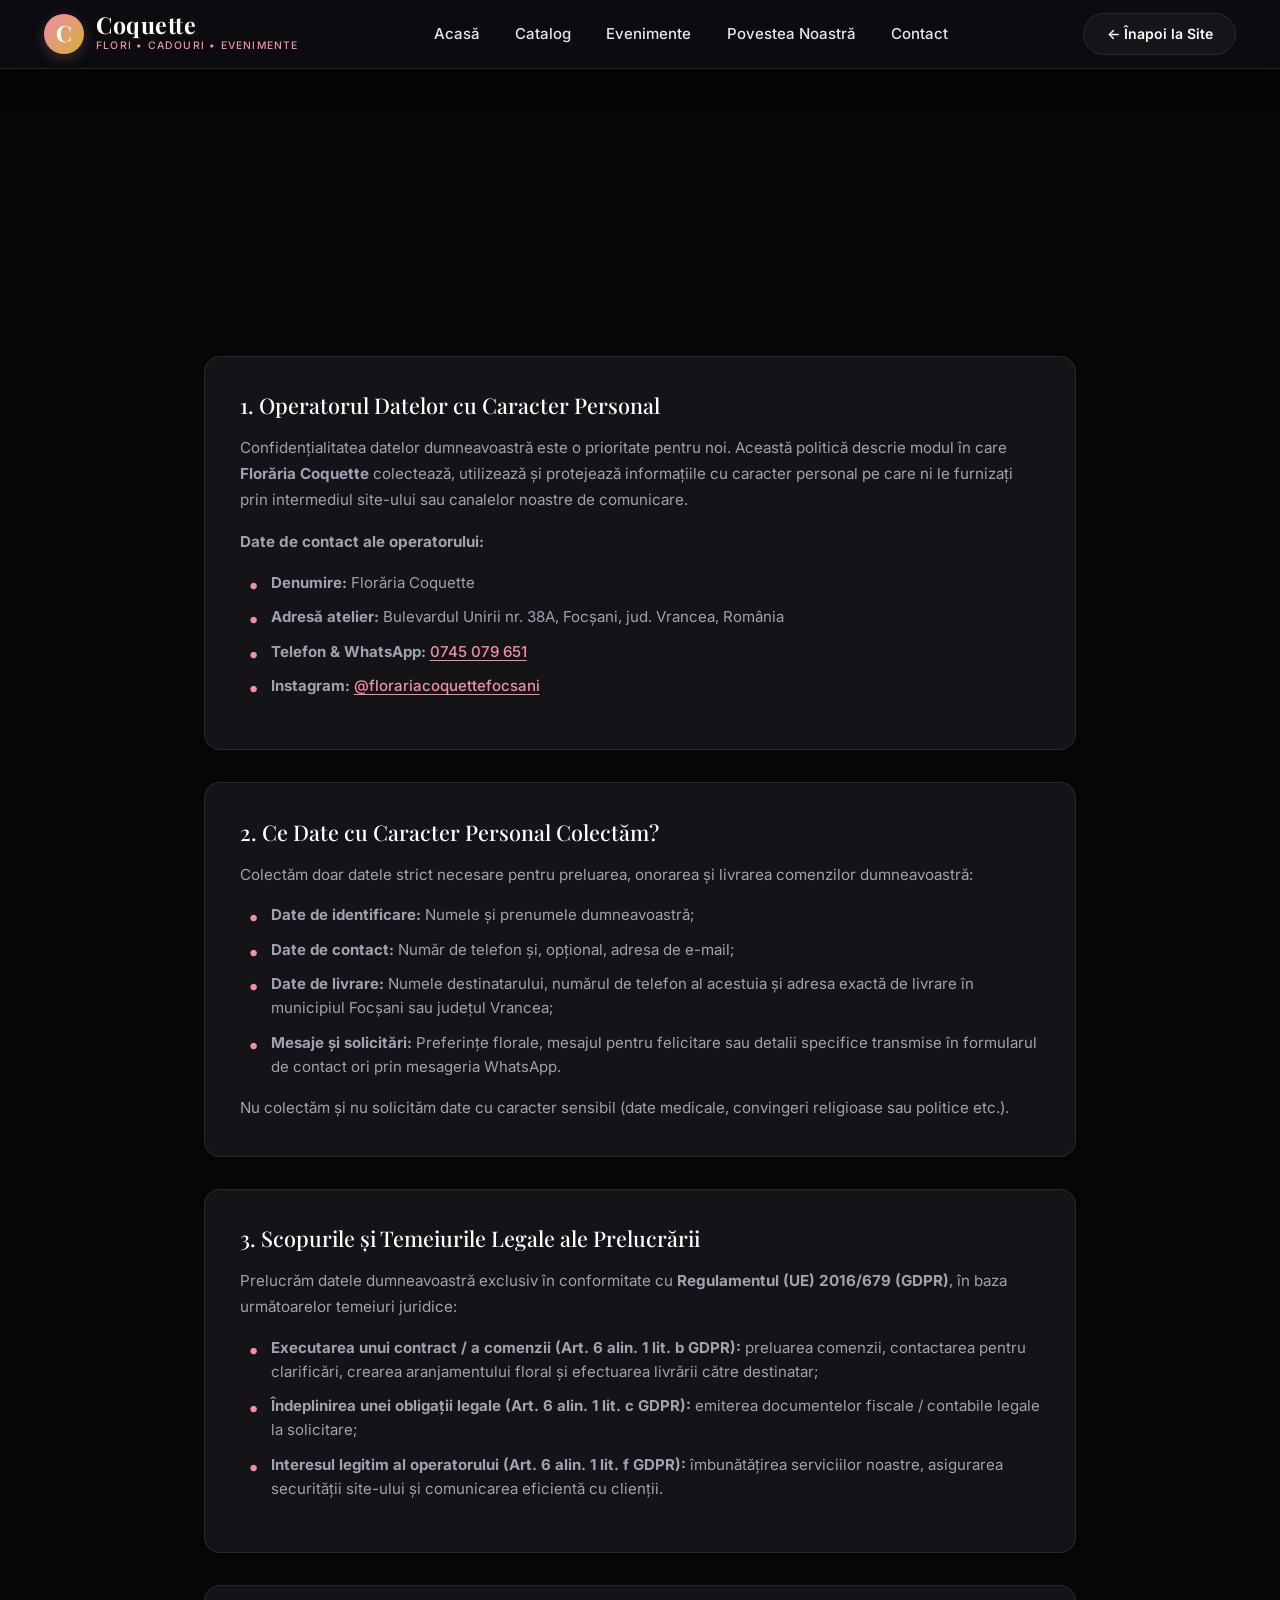
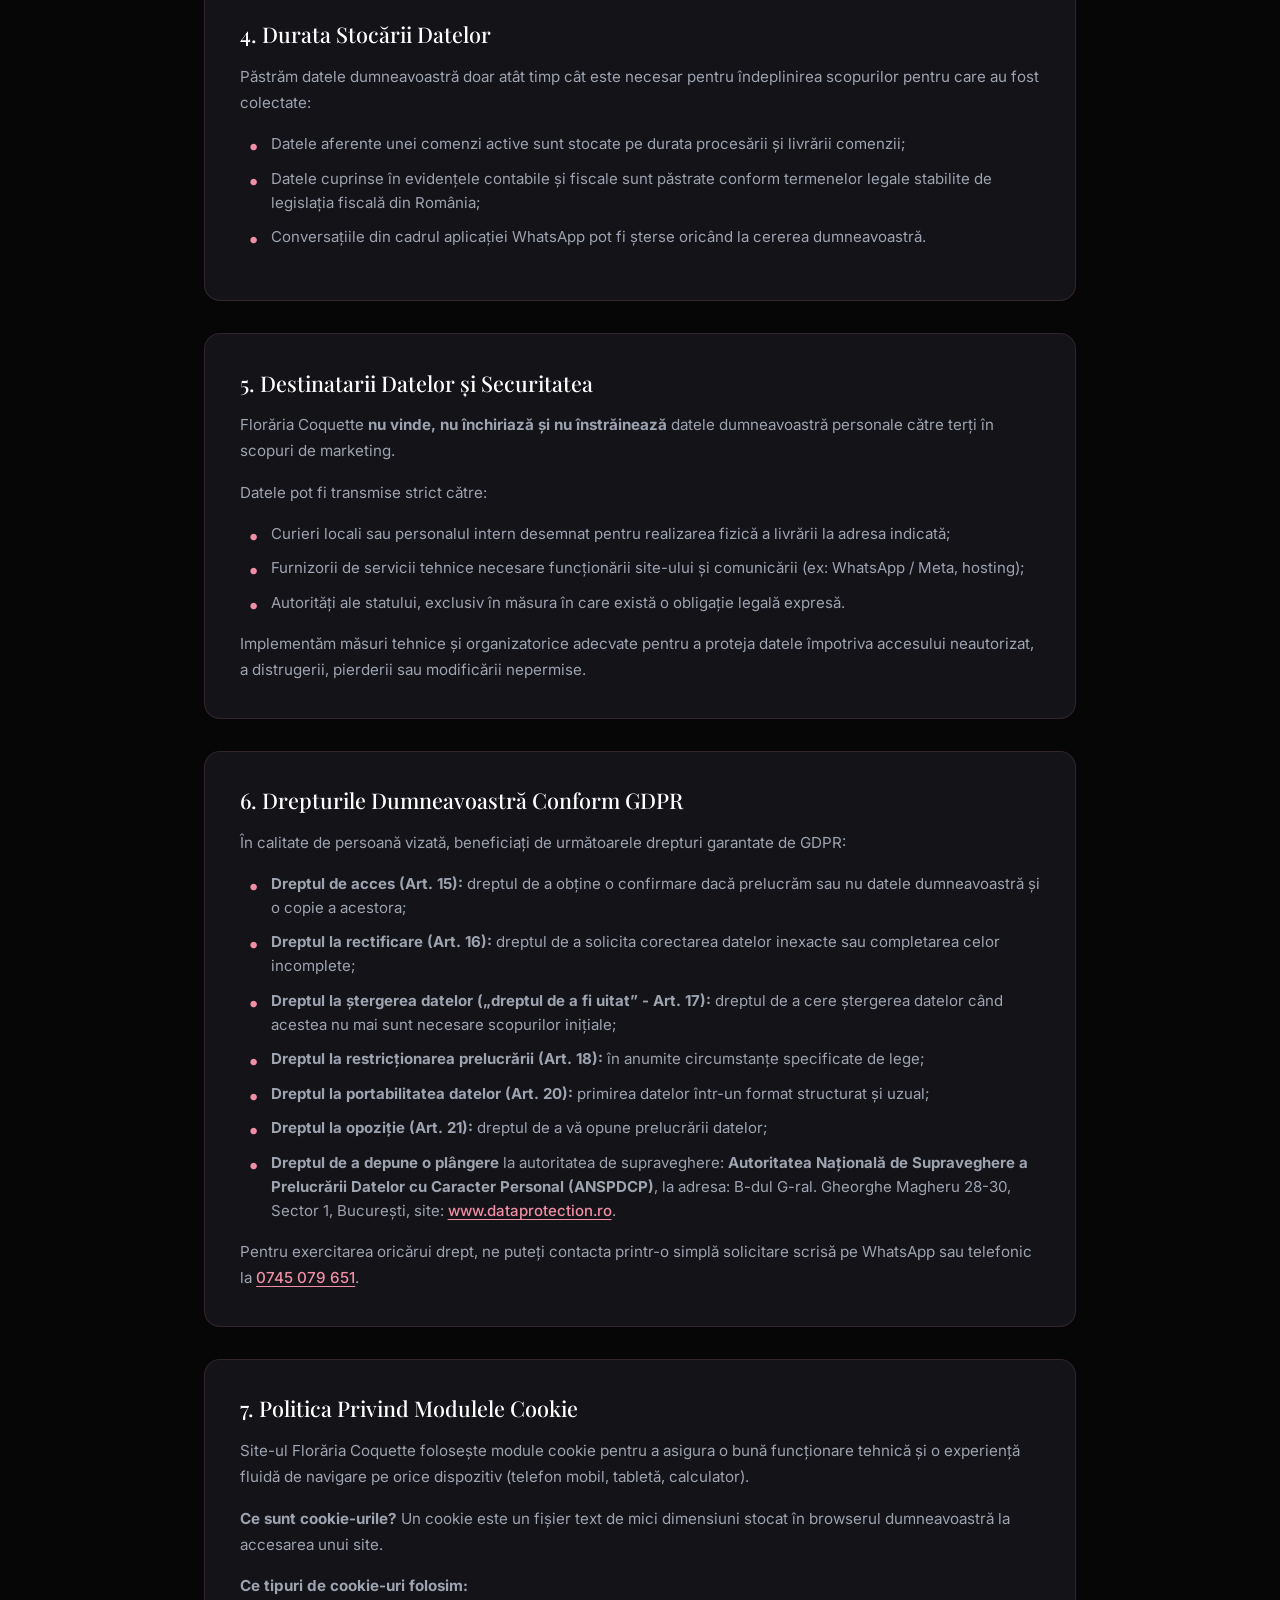
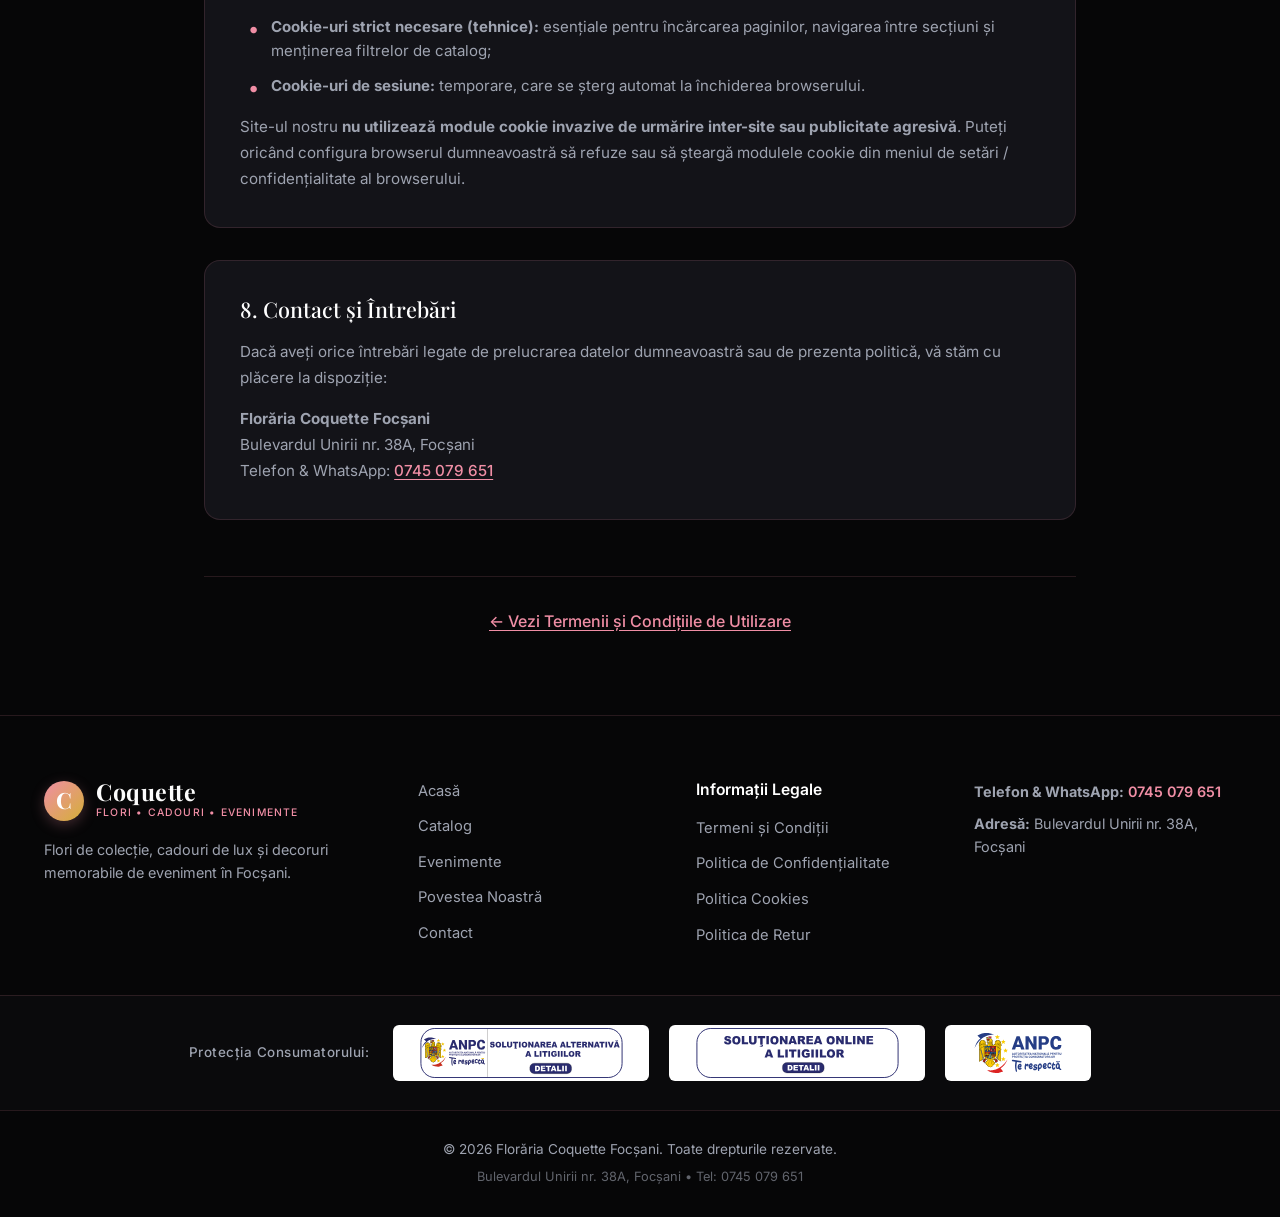
<file: politica-de-confidentialitate.html>
<!DOCTYPE html>
<html lang="ro">

<head>
    <meta charset="UTF-8">
    <meta name="viewport" content="width=device-width, initial-scale=1.0">
    <meta name="description"
        content="Politica de Confidențialitate și Prelucrare a Datelor Personale (GDPR) și Politica de Cookies - Florăria Coquette Focșani, Bulevardul Unirii nr. 38A.">
    <title>Politica de Confidențialitate & Cookies | Florăria Coquette Focșani</title>
    <link rel="stylesheet" href="style.css">
    <link rel="preconnect" href="https://fonts.googleapis.com">
    <link rel="preconnect" href="https://fonts.gstatic.com" crossorigin>
    <link
        href="https://fonts.googleapis.com/css2?family=Playfair+Display:ital,wght@0,400;0,500;0,600;0,700;1,400&family=Inter:wght@300;400;500;600;700&display=swap"
        rel="stylesheet">
</head>

<body>
    <!-- Navigation -->
    <nav class="navbar scrolled" id="navbar">
        <div class="nav-container">
            <a href="index.html" class="logo">
                <div class="logo-icon">C</div>
                <div class="logo-text">
                    <span class="logo-main">Coquette</span>
                    <span class="logo-sub">Flori • Cadouri • Evenimente</span>
                </div>
            </a>
            <div class="nav-links">
                <a href="index.html#home">Acasă</a>
                <a href="index.html#catalog">Catalog</a>
                <a href="index.html#evenimente">Evenimente</a>
                <a href="index.html#about">Povestea Noastră</a>
                <a href="index.html#contact">Contact</a>
            </div>
            <a href="index.html" class="cta-button secondary legal-back-btn">← Înapoi la Site</a>
        </div>
    </nav>

    <main class="legal-page">
        <div class="section-container legal-container">
            <div class="legal-header fade-in">
                <span class="subtitle">Protecția Datelor & GDPR</span>
                <h1>Politica de Confidențialitate & Cookies</h1>
                <p class="legal-updated">Ultima actualizare: Octombrie 2026 • În conformitate cu Regulamentul (UE)
                    2016/679 (GDPR)</p>
            </div>

            <div class="legal-content">
                <section class="legal-block">
                    <h2>1. Operatorul Datelor cu Caracter Personal</h2>
                    <p>Confidențialitatea datelor dumneavoastră este o prioritate pentru noi. Această politică descrie modul
                        în care <strong>Florăria Coquette</strong> colectează, utilizează și protejează informațiile cu
                        caracter personal pe care ni le furnizați prin intermediul site-ului sau canalelor noastre de
                        comunicare.</p>
                    <p><strong>Date de contact ale operatorului:</strong></p>
                    <ul class="legal-list">
                        <li><strong>Denumire:</strong> Florăria Coquette</li>
                        <li><strong>Adresă atelier:</strong> Bulevardul Unirii nr. 38A, Focșani, jud. Vrancea, România
                        </li>
                        <li><strong>Telefon & WhatsApp:</strong> <a href="tel:0745079651" class="legal-link">0745 079
                                651</a></li>
                        <li><strong>Instagram:</strong> <a href="https://instagram.com/florariacoquettefocsani"
                                target="_blank" class="legal-link">@florariacoquettefocsani</a></li>
                    </ul>
                </section>

                <section class="legal-block">
                    <h2>2. Ce Date cu Caracter Personal Colectăm?</h2>
                    <p>Colectăm doar datele strict necesare pentru preluarea, onorarea și livrarea comenzilor dumneavoastră:</p>
                    <ul class="legal-list">
                        <li><strong>Date de identificare:</strong> Numele și prenumele dumneavoastră;</li>
                        <li><strong>Date de contact:</strong> Număr de telefon și, opțional, adresa de e-mail;</li>
                        <li><strong>Date de livrare:</strong> Numele destinatarului, numărul de telefon al acestuia și
                            adresa exactă de livrare în municipiul Focșani sau județul Vrancea;</li>
                        <li><strong>Mesaje și solicitări:</strong> Preferințe florale, mesajul pentru felicitare sau
                            detalii specifice transmise în formularul de contact ori prin mesageria WhatsApp.</li>
                    </ul>
                    <p>Nu colectăm și nu solicităm date cu caracter sensibil (date medicale, convingeri religioase sau
                        politice etc.).</p>
                </section>

                <section class="legal-block">
                    <h2>3. Scopurile și Temeiurile Legale ale Prelucrării</h2>
                    <p>Prelucrăm datele dumneavoastră exclusiv în conformitate cu <strong>Regulamentul (UE) 2016/679
                            (GDPR)</strong>, în baza următoarelor temeiuri juridice:</p>
                    <ul class="legal-list">
                        <li><strong>Executarea unui contract / a comenzii (Art. 6 alin. 1 lit. b GDPR):</strong>
                            preluarea comenzii, contactarea pentru clarificări, crearea aranjamentului floral și
                            efectuarea livrării către destinatar;</li>
                        <li><strong>Îndeplinirea unei obligații legale (Art. 6 alin. 1 lit. c GDPR):</strong> emiterea
                            documentelor fiscale / contabile legale la solicitare;</li>
                        <li><strong>Interesul legitim al operatorului (Art. 6 alin. 1 lit. f GDPR):</strong> îmbunătățirea
                            serviciilor noastre, asigurarea securității site-ului și comunicarea eficientă cu clienții.</li>
                    </ul>
                </section>

                <section class="legal-block">
                    <h2>4. Durata Stocării Datelor</h2>
                    <p>Păstrăm datele dumneavoastră doar atât timp cât este necesar pentru îndeplinirea scopurilor pentru
                        care au fost colectate:</p>
                    <ul class="legal-list">
                        <li>Datele aferente unei comenzi active sunt stocate pe durata procesării și livrării comenzii;</li>
                        <li>Datele cuprinse în evidențele contabile și fiscale sunt păstrate conform termenelor legale
                            stabilite de legislația fiscală din România;</li>
                        <li>Conversațiile din cadrul aplicației WhatsApp pot fi șterse oricând la cererea dumneavoastră.</li>
                    </ul>
                </section>

                <section class="legal-block">
                    <h2>5. Destinatarii Datelor și Securitatea</h2>
                    <p>Florăria Coquette <strong>nu vinde, nu închiriază și nu înstrăinează</strong> datele dumneavoastră
                        personale către terți în scopuri de marketing.</p>
                    <p>Datele pot fi transmise strict către:</p>
                    <ul class="legal-list">
                        <li>Curieri locali sau personalul intern desemnat pentru realizarea fizică a livrării la adresa
                            indicată;</li>
                        <li>Furnizorii de servicii tehnice necesare funcționării site-ului și comunicării (ex: WhatsApp /
                            Meta, hosting);</li>
                        <li>Autorități ale statului, exclusiv în măsura în care există o obligație legală expresă.</li>
                    </ul>
                    <p>Implementăm măsuri tehnice și organizatorice adecvate pentru a proteja datele împotriva accesului
                        neautorizat, a distrugerii, pierderii sau modificării nepermise.</p>
                </section>

                <section class="legal-block">
                    <h2>6. Drepturile Dumneavoastră Conform GDPR</h2>
                    <p>În calitate de persoană vizată, beneficiați de următoarele drepturi garantate de GDPR:</p>
                    <ul class="legal-list">
                        <li><strong>Dreptul de acces (Art. 15):</strong> dreptul de a obține o confirmare dacă prelucrăm
                            sau nu datele dumneavoastră și o copie a acestora;</li>
                        <li><strong>Dreptul la rectificare (Art. 16):</strong> dreptul de a solicita corectarea datelor
                            inexacte sau completarea celor incomplete;</li>
                        <li><strong>Dreptul la ștergerea datelor („dreptul de a fi uitat” - Art. 17):</strong> dreptul de a
                            cere ștergerea datelor când acestea nu mai sunt necesare scopurilor inițiale;</li>
                        <li><strong>Dreptul la restricționarea prelucrării (Art. 18):</strong> în anumite circumstanțe
                            specificate de lege;</li>
                        <li><strong>Dreptul la portabilitatea datelor (Art. 20):</strong> primirea datelor într-un format
                            structurat și uzual;</li>
                        <li><strong>Dreptul la opoziție (Art. 21):</strong> dreptul de a vă opune prelucrării datelor;</li>
                        <li><strong>Dreptul de a depune o plângere</strong> la autoritatea de supraveghere:
                            <strong>Autoritatea Națională de Supraveghere a Prelucrării Datelor cu Caracter Personal
                                (ANSPDCP)</strong>, la adresa: B-dul G-ral. Gheorghe Magheru 28-30, Sector 1, București,
                            site: <a href="https://www.dataprotection.ro" target="_blank" class="legal-link">www.dataprotection.ro</a>.
                        </li>
                    </ul>
                    <p>Pentru exercitarea oricărui drept, ne puteți contacta printr-o simplă solicitare scrisă pe WhatsApp
                        sau telefonic la <a href="tel:0745079651" class="legal-link">0745 079 651</a>.</p>
                </section>

                <section class="legal-block" id="cookies">
                    <h2>7. Politica Privind Modulele Cookie</h2>
                    <p>Site-ul Florăria Coquette folosește module cookie pentru a asigura o bună funcționare tehnică și o
                        experiență fluidă de navigare pe orice dispozitiv (telefon mobil, tabletă, calculator).</p>
                    <p><strong>Ce sunt cookie-urile?</strong> Un cookie este un fișier text de mici dimensiuni stocat în
                        browserul dumneavoastră la accesarea unui site.</p>
                    <p><strong>Ce tipuri de cookie-uri folosim:</strong></p>
                    <ul class="legal-list">
                        <li><strong>Cookie-uri strict necesare (tehnice):</strong> esențiale pentru încărcarea paginilor,
                            navigarea între secțiuni și menținerea filtrelor de catalog;</li>
                        <li><strong>Cookie-uri de sesiune:</strong> temporare, care se șterg automat la închiderea
                            browserului.</li>
                    </ul>
                    <p>Site-ul nostru <strong>nu utilizează module cookie invazive de urmărire inter-site sau publicitate
                            agresivă</strong>. Puteți oricând configura browserul dumneavoastră să refuze sau să șteargă
                        modulele cookie din meniul de setări / confidențialitate al browserului.</p>
                </section>

                <section class="legal-block">
                    <h2>8. Contact și Întrebări</h2>
                    <p>Dacă aveți orice întrebări legate de prelucrarea datelor dumneavoastră sau de prezenta politică, vă
                        stăm cu plăcere la dispoziție:</p>
                    <p><strong>Florăria Coquette Focșani</strong><br>
                        Bulevardul Unirii nr. 38A, Focșani<br>
                        Telefon & WhatsApp: <a href="tel:0745079651" class="legal-link">0745 079 651</a></p>
                </section>
            </div>

            <div class="legal-footer-nav">
                <a href="termeni-si-conditii.html" class="legal-link">← Vezi Termenii și Condițiile de Utilizare</a>
            </div>
        </div>
    </main>

    <!-- Footer -->
    <footer>
        <div class="footer-content section-container">
            <div class="footer-brand">
                <div class="logo">
                    <div class="logo-icon">C</div>
                    <div class="logo-text">
                        <span class="logo-main">Coquette</span>
                        <span class="logo-sub">Flori • Cadouri • Evenimente</span>
                    </div>
                </div>
                <p>Flori de colecție, cadouri de lux și decoruri memorabile de eveniment în Focșani.</p>
            </div>
            <div class="footer-links">
                <a href="index.html#home">Acasă</a>
                <a href="index.html#catalog">Catalog</a>
                <a href="index.html#evenimente">Evenimente</a>
                <a href="index.html#about">Povestea Noastră</a>
                <a href="index.html#contact">Contact</a>
            </div>
            <div class="footer-legal">
                <h4>Informații Legale</h4>
                <a href="termeni-si-conditii.html">Termeni și Condiții</a>
                <a href="politica-de-confidentialitate.html">Politica de Confidențialitate</a>
                <a href="politica-de-confidentialitate.html#cookies">Politica Cookies</a>
                <a href="termeni-si-conditii.html#retur">Politica de Retur</a>
            </div>
            <div class="footer-contact-mini">
                <p><strong>Telefon & WhatsApp:</strong> <a href="tel:0745079651">0745 079 651</a></p>
                <p><strong>Adresă:</strong> Bulevardul Unirii nr. 38A, Focșani</p>
            </div>
        </div>

        <!-- ANPC Badges Section -->
        <div class="anpc-footer-section">
            <div class="section-container anpc-badges-wrapper">
                <span class="anpc-label">Protecția Consumatorului:</span>
                <div class="anpc-badges-grid">
                    <a href="https://reclamatiisal.anpc.ro/" target="_blank" rel="noopener noreferrer nofollow"
                        title="ANPC - Soluționarea Alternativă a Litigiilor">
                        <img src="images/anpc-sal.svg" alt="ANPC SAL - Soluționarea Alternativă a Litigiilor" width="250"
                            height="50" loading="lazy">
                    </a>
                    <a href="https://ec.europa.eu/consumers/odr" target="_blank" rel="noopener noreferrer nofollow"
                        title="Soluționarea Online a Litigiilor (SOL)">
                        <img src="images/anpc-sol.svg" alt="Soluționarea Online a Litigiilor" width="250" height="50"
                            loading="lazy">
                    </a>
                    <a href="https://anpc.ro/" target="_blank" rel="noopener noreferrer nofollow"
                        title="Autoritatea Națională pentru Protecția Consumatorilor">
                        <img src="images/anpc-logo.svg" alt="Autoritatea Națională pentru Protecția Consumatorilor"
                            width="140" height="50" class="anpc-main-logo" loading="lazy">
                    </a>
                </div>
            </div>
        </div>

        <div class="footer-bottom">
            <p>&copy; <span id="year">2026</span> Florăria Coquette Focșani. Toate drepturile rezervate.</p>
            <p class="made-by" style="font-size: 0.8rem; margin-top: 6px; opacity: 0.6;">Bulevardul Unirii nr. 38A,
                Focșani • Tel: 0745 079 651</p>
        </div>
    </footer>

    <script>
        document.getElementById('year').textContent = new Date().getFullYear();
    </script>
</body>

</html>
</file>
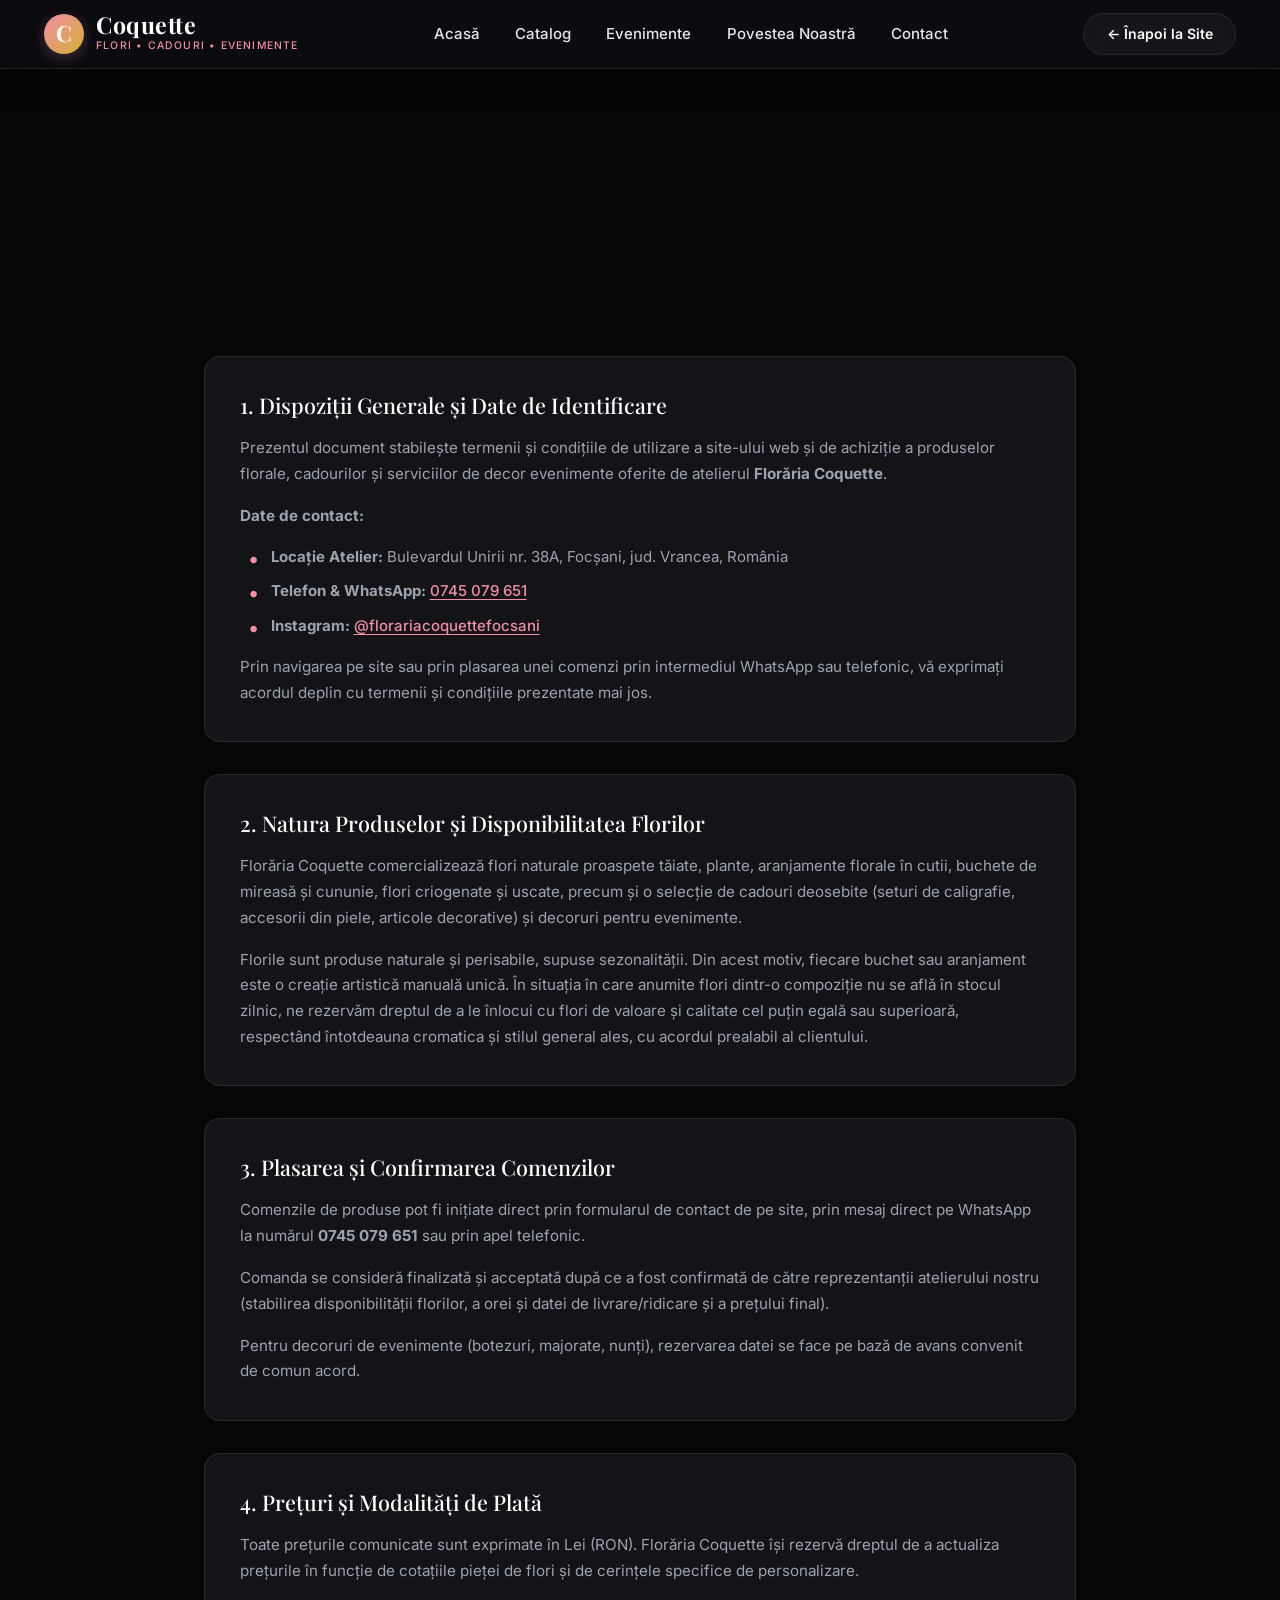
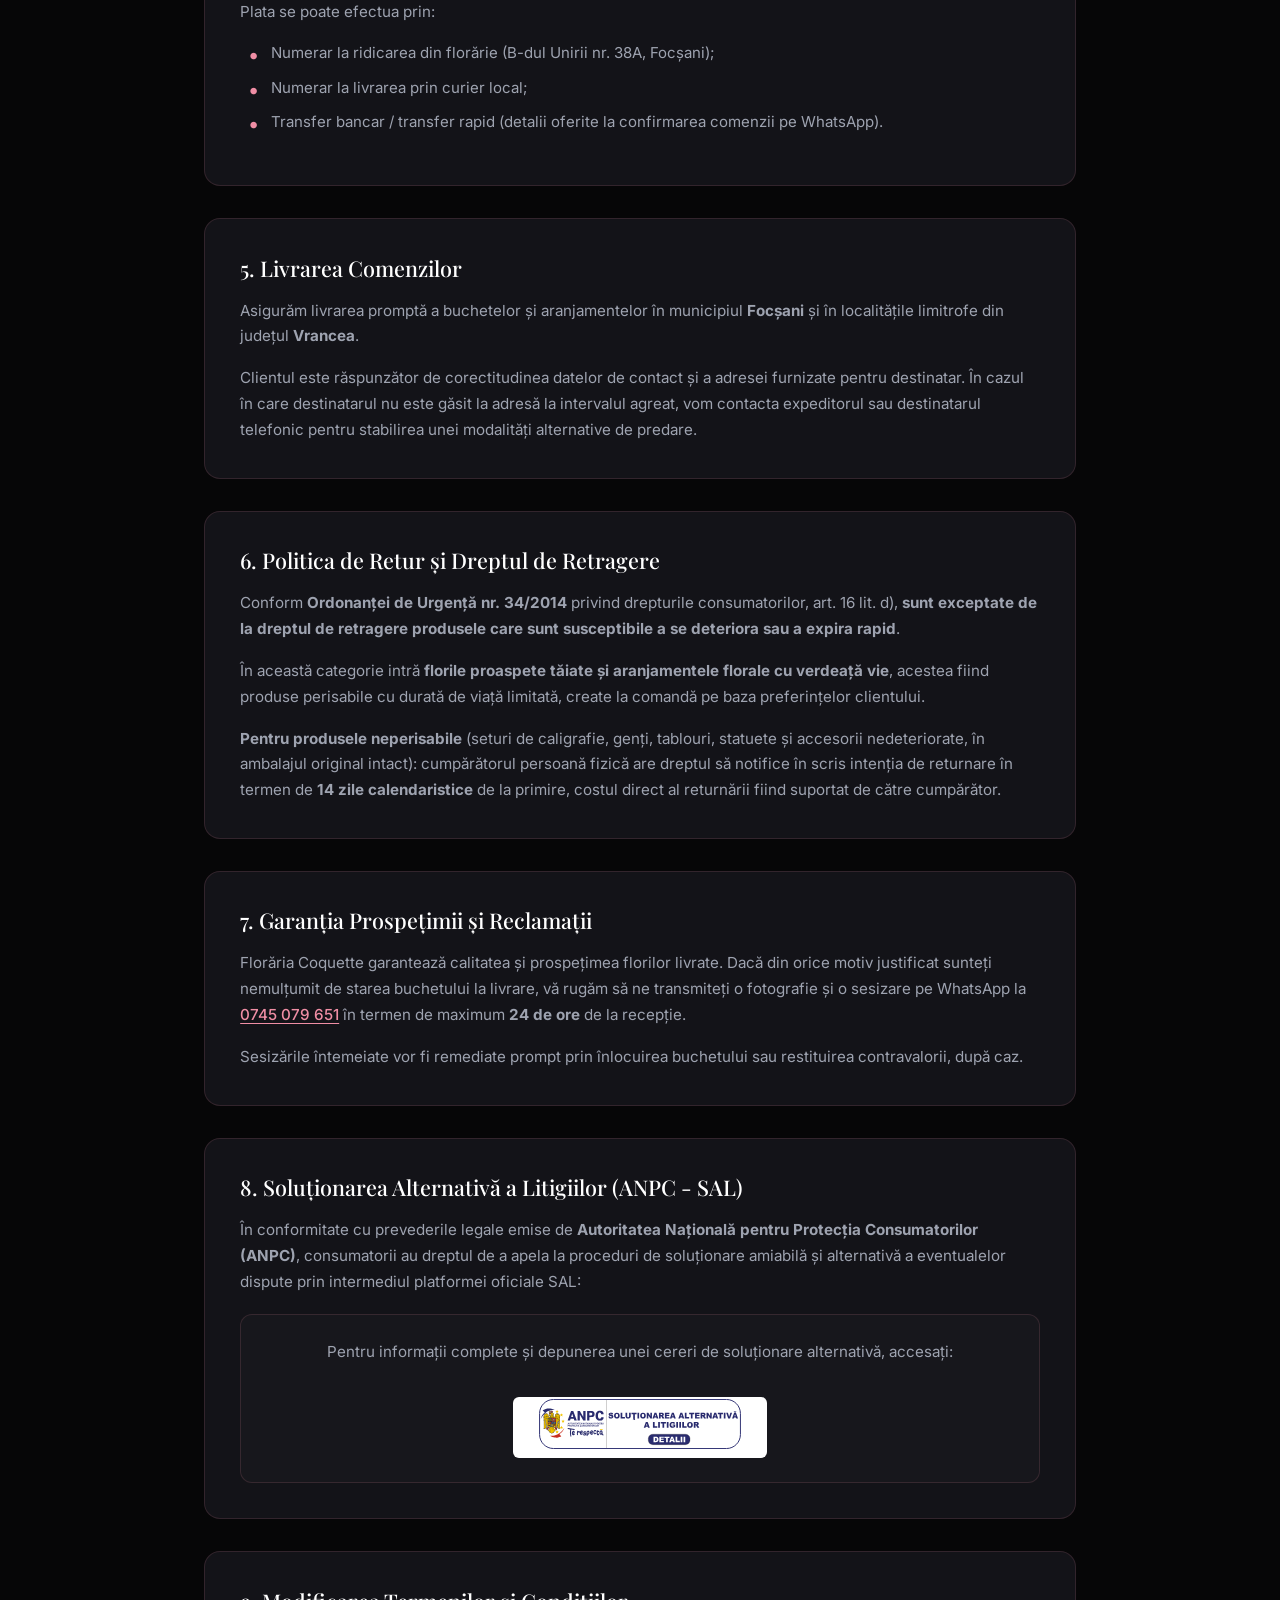
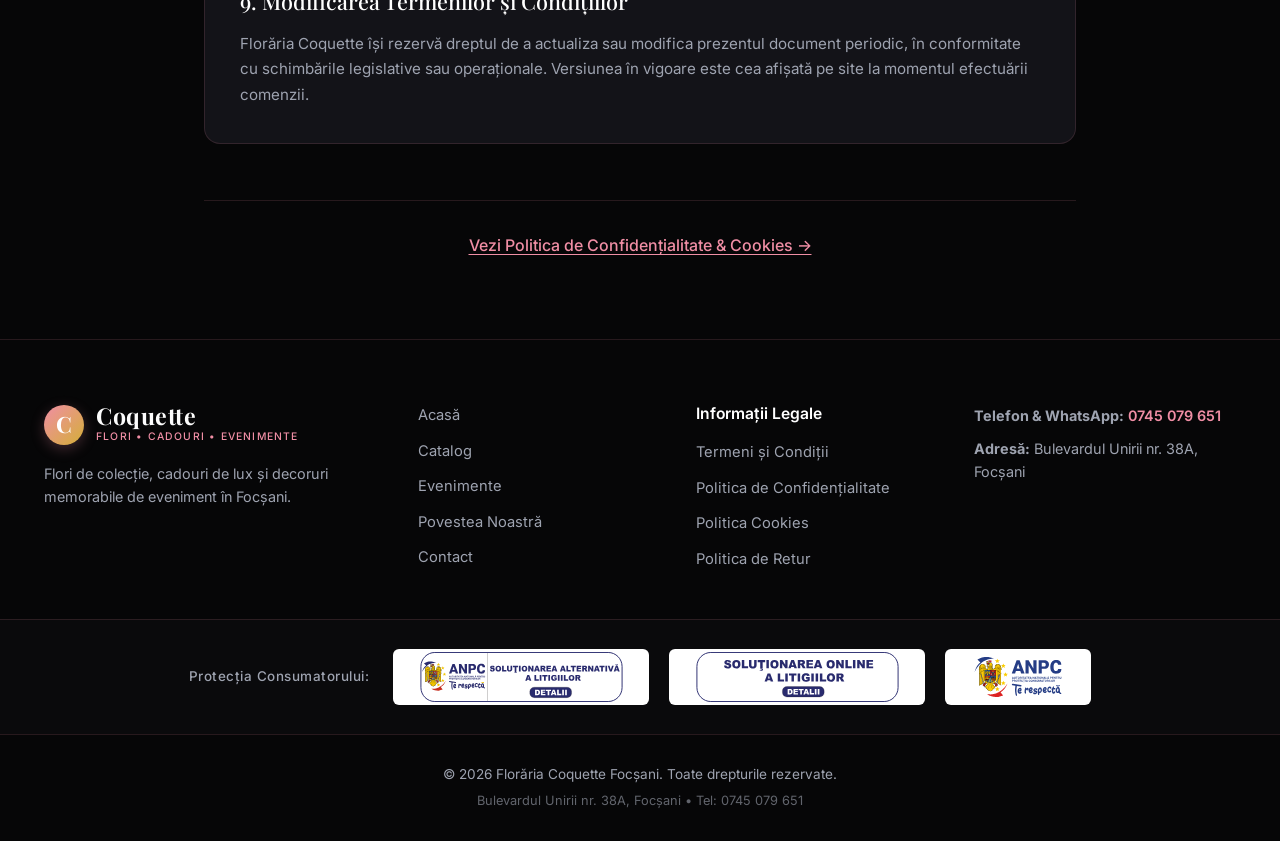
<file: termeni-si-conditii.html>
<!DOCTYPE html>
<html lang="ro">

<head>
    <meta charset="UTF-8">
    <meta name="viewport" content="width=device-width, initial-scale=1.0">
    <meta name="description"
        content="Termeni și Condiții de utilizare și vânzare - Florăria Coquette Focșani, Bulevardul Unirii nr. 38A. Informații privind comenzile, livrarea și politica de retur.">
    <title>Termeni și Condiții | Florăria Coquette Focșani</title>
    <link rel="stylesheet" href="style.css">
    <link rel="preconnect" href="https://fonts.googleapis.com">
    <link rel="preconnect" href="https://fonts.gstatic.com" crossorigin>
    <link
        href="https://fonts.googleapis.com/css2?family=Playfair+Display:ital,wght@0,400;0,500;0,600;0,700;1,400&family=Inter:wght@300;400;500;600;700&display=swap"
        rel="stylesheet">
</head>

<body>
    <!-- Navigation -->
    <nav class="navbar scrolled" id="navbar">
        <div class="nav-container">
            <a href="index.html" class="logo">
                <div class="logo-icon">C</div>
                <div class="logo-text">
                    <span class="logo-main">Coquette</span>
                    <span class="logo-sub">Flori • Cadouri • Evenimente</span>
                </div>
            </a>
            <div class="nav-links">
                <a href="index.html#home">Acasă</a>
                <a href="index.html#catalog">Catalog</a>
                <a href="index.html#evenimente">Evenimente</a>
                <a href="index.html#about">Povestea Noastră</a>
                <a href="index.html#contact">Contact</a>
            </div>
            <a href="index.html" class="cta-button secondary legal-back-btn">← Înapoi la Site</a>
        </div>
    </nav>

    <main class="legal-page">
        <div class="section-container legal-container">
            <div class="legal-header fade-in">
                <span class="subtitle">Document Oficial</span>
                <h1>Termeni și Condiții de Utilizare</h1>
                <p class="legal-updated">Ultima actualizare: Octombrie 2026</p>
            </div>

            <div class="legal-content">
                <section class="legal-block">
                    <h2>1. Dispoziții Generale și Date de Identificare</h2>
                    <p>Prezentul document stabilește termenii și condițiile de utilizare a site-ului web și de achiziție
                        a produselor florale, cadourilor și serviciilor de decor evenimente oferite de atelierul
                        <strong>Florăria Coquette</strong>.</p>
                    <p><strong>Date de contact:</strong></p>
                    <ul class="legal-list">
                        <li><strong>Locație Atelier:</strong> Bulevardul Unirii nr. 38A, Focșani, jud. Vrancea, România
                        </li>
                        <li><strong>Telefon & WhatsApp:</strong> <a href="tel:0745079651" class="legal-link">0745 079
                                651</a></li>
                        <li><strong>Instagram:</strong> <a href="https://instagram.com/florariacoquettefocsani"
                                target="_blank" class="legal-link">@florariacoquettefocsani</a></li>
                    </ul>
                    <p>Prin navigarea pe site sau prin plasarea unei comenzi prin intermediul WhatsApp sau telefonic,
                        vă exprimați acordul deplin cu termenii și condițiile prezentate mai jos.</p>
                </section>

                <section class="legal-block">
                    <h2>2. Natura Produselor și Disponibilitatea Florilor</h2>
                    <p>Florăria Coquette comercializează flori naturale proaspete tăiate, plante, aranjamente florale în
                        cutii, buchete de mireasă și cununie, flori criogenate și uscate, precum și o selecție de
                        cadouri deosebite (seturi de caligrafie, accesorii din piele, articole decorative) și decoruri
                        pentru evenimente.</p>
                    <p>Florile sunt produse naturale și perisabile, supuse sezonalității. Din acest motiv, fiecare buchet
                        sau aranjament este o creație artistică manuală unică. În situația în care anumite flori dintr-o
                        compoziție nu se află în stocul zilnic, ne rezervăm dreptul de a le înlocui cu flori de valoare
                        și calitate cel puțin egală sau superioară, respectând întotdeauna cromatica și stilul general
                        ales, cu acordul prealabil al clientului.</p>
                </section>

                <section class="legal-block">
                    <h2>3. Plasarea și Confirmarea Comenzilor</h2>
                    <p>Comenzile de produse pot fi inițiate direct prin formularul de contact de pe site, prin mesaj
                        direct pe WhatsApp la numărul <strong>0745 079 651</strong> sau prin apel telefonic.</p>
                    <p>Comanda se consideră finalizată și acceptată după ce a fost confirmată de către reprezentanții
                        atelierului nostru (stabilirea disponibilității florilor, a orei și datei de livrare/ridicare și a
                        prețului final).</p>
                    <p>Pentru decoruri de evenimente (botezuri, majorate, nunți), rezervarea datei se face pe bază de
                        avans convenit de comun acord.</p>
                </section>

                <section class="legal-block">
                    <h2>4. Prețuri și Modalități de Plată</h2>
                    <p>Toate prețurile comunicate sunt exprimate în Lei (RON). Florăria Coquette își rezervă dreptul de
                        a actualiza prețurile în funcție de cotațiile pieței de flori și de cerințele specifice de
                        personalizare.</p>
                    <p>Plata se poate efectua prin:</p>
                    <ul class="legal-list">
                        <li>Numerar la ridicarea din florărie (B-dul Unirii nr. 38A, Focșani);</li>
                        <li>Numerar la livrarea prin curier local;</li>
                        <li>Transfer bancar / transfer rapid (detalii oferite la confirmarea comenzii pe WhatsApp).</li>
                    </ul>
                </section>

                <section class="legal-block">
                    <h2>5. Livrarea Comenzilor</h2>
                    <p>Asigurăm livrarea promptă a buchetelor și aranjamentelor în municipiul <strong>Focșani</strong>
                        și în localitățile limitrofe din județul <strong>Vrancea</strong>.</p>
                    <p>Clientul este răspunzător de corectitudinea datelor de contact și a adresei furnizate pentru
                        destinatar. În cazul în care destinatarul nu este găsit la adresă la intervalul agreat, vom
                        contacta expeditorul sau destinatarul telefonic pentru stabilirea unei modalități alternative de
                        predare.</p>
                </section>

                <section class="legal-block" id="retur">
                    <h2>6. Politica de Retur și Dreptul de Retragere</h2>
                    <p>Conform <strong>Ordonanței de Urgență nr. 34/2014</strong> privind drepturile consumatorilor,
                        art. 16 lit. d), <strong>sunt exceptate de la dreptul de retragere produsele care sunt
                            susceptibile a se deteriora sau a expira rapid</strong>.</p>
                    <p>În această categorie intră <strong>florile proaspete tăiate și aranjamentele florale cu verdeață
                            vie</strong>, acestea fiind produse perisabile cu durată de viață limitată, create la
                        comandă pe baza preferințelor clientului.</p>
                    <p><strong>Pentru produsele neperisabile</strong> (seturi de caligrafie, genți, tablouri, statuete și
                        accesorii nedeteriorate, în ambalajul original intact): cumpărătorul persoană fizică are dreptul
                        să notifice în scris intenția de returnare în termen de <strong>14 zile calendaristice</strong> de
                        la primire, costul direct al returnării fiind suportat de către cumpărător.</p>
                </section>

                <section class="legal-block">
                    <h2>7. Garanția Prospețimii și Reclamații</h2>
                    <p>Florăria Coquette garantează calitatea și prospețimea florilor livrate. Dacă din orice motiv
                        justificat sunteți nemulțumit de starea buchetului la livrare, vă rugăm să ne transmiteți o
                        fotografie și o sesizare pe WhatsApp la <a href="tel:0745079651" class="legal-link">0745 079
                            651</a> în termen de maximum <strong>24 de ore</strong> de la recepție.</p>
                    <p>Sesizările întemeiate vor fi remediate prompt prin înlocuirea buchetului sau restituirea
                        contravalorii, după caz.</p>
                </section>

                <section class="legal-block">
                    <h2>8. Soluționarea Alternativă a Litigiilor (ANPC - SAL)</h2>
                    <p>În conformitate cu prevederile legale emise de <strong>Autoritatea Națională pentru Protecția
                            Consumatorilor (ANPC)</strong>, consumatorii au dreptul de a apela la proceduri de
                        soluționare amiabilă și alternativă a eventualelor dispute prin intermediul platformei oficiale
                        SAL:</p>
                    <div class="anpc-legal-box">
                        <p>Pentru informații complete și depunerea unei cereri de soluționare alternativă, accesați:</p>
                        <a href="https://reclamatiisal.anpc.ro/" target="_blank" rel="noopener noreferrer nofollow"
                            class="anpc-link-btn">
                            <img src="images/anpc-sal.svg" alt="ANPC SAL - Soluționarea Alternativă a Litigiilor"
                                width="250" height="50">
                        </a>
                    </div>
                </section>

                <section class="legal-block">
                    <h2>9. Modificarea Termenilor și Condițiilor</h2>
                    <p>Florăria Coquette își rezervă dreptul de a actualiza sau modifica prezentul document periodic, în
                        conformitate cu schimbările legislative sau operaționale. Versiunea în vigoare este cea afișată
                        pe site la momentul efectuării comenzii.</p>
                </section>
            </div>

            <div class="legal-footer-nav">
                <a href="politica-de-confidentialitate.html" class="legal-link">Vezi Politica de Confidențialitate &
                    Cookies →</a>
            </div>
        </div>
    </main>

    <!-- Footer -->
    <footer>
        <div class="footer-content section-container">
            <div class="footer-brand">
                <div class="logo">
                    <div class="logo-icon">C</div>
                    <div class="logo-text">
                        <span class="logo-main">Coquette</span>
                        <span class="logo-sub">Flori • Cadouri • Evenimente</span>
                    </div>
                </div>
                <p>Flori de colecție, cadouri de lux și decoruri memorabile de eveniment în Focșani.</p>
            </div>
            <div class="footer-links">
                <a href="index.html#home">Acasă</a>
                <a href="index.html#catalog">Catalog</a>
                <a href="index.html#evenimente">Evenimente</a>
                <a href="index.html#about">Povestea Noastră</a>
                <a href="index.html#contact">Contact</a>
            </div>
            <div class="footer-legal">
                <h4>Informații Legale</h4>
                <a href="termeni-si-conditii.html">Termeni și Condiții</a>
                <a href="politica-de-confidentialitate.html">Politica de Confidențialitate</a>
                <a href="politica-de-confidentialitate.html#cookies">Politica Cookies</a>
                <a href="termeni-si-conditii.html#retur">Politica de Retur</a>
            </div>
            <div class="footer-contact-mini">
                <p><strong>Telefon & WhatsApp:</strong> <a href="tel:0745079651">0745 079 651</a></p>
                <p><strong>Adresă:</strong> Bulevardul Unirii nr. 38A, Focșani</p>
            </div>
        </div>

        <!-- ANPC Badges Section -->
        <div class="anpc-footer-section">
            <div class="section-container anpc-badges-wrapper">
                <span class="anpc-label">Protecția Consumatorului:</span>
                <div class="anpc-badges-grid">
                    <a href="https://reclamatiisal.anpc.ro/" target="_blank" rel="noopener noreferrer nofollow"
                        title="ANPC - Soluționarea Alternativă a Litigiilor">
                        <img src="images/anpc-sal.svg" alt="ANPC SAL - Soluționarea Alternativă a Litigiilor" width="250"
                            height="50" loading="lazy">
                    </a>
                    <a href="https://ec.europa.eu/consumers/odr" target="_blank" rel="noopener noreferrer nofollow"
                        title="Soluționarea Online a Litigiilor (SOL)">
                        <img src="images/anpc-sol.svg" alt="Soluționarea Online a Litigiilor" width="250" height="50"
                            loading="lazy">
                    </a>
                    <a href="https://anpc.ro/" target="_blank" rel="noopener noreferrer nofollow"
                        title="Autoritatea Națională pentru Protecția Consumatorilor">
                        <img src="images/anpc-logo.svg" alt="Autoritatea Națională pentru Protecția Consumatorilor"
                            width="140" height="50" class="anpc-main-logo" loading="lazy">
                    </a>
                </div>
            </div>
        </div>

        <div class="footer-bottom">
            <p>&copy; <span id="year">2026</span> Florăria Coquette Focșani. Toate drepturile rezervate.</p>
            <p class="made-by" style="font-size: 0.8rem; margin-top: 6px; opacity: 0.6;">Bulevardul Unirii nr. 38A,
                Focșani • Tel: 0745 079 651</p>
        </div>
    </footer>

    <script>
        document.getElementById('year').textContent = new Date().getFullYear();
    </script>
</body>

</html>
</file>
<file: style.css>
:root {
    /* Colors */
    --bg-color: #060607;
    --bg-secondary: #0e0e12;
    --bg-card: #131318;
    --bg-card-hover: #171720;
    --bg-glass: rgba(14, 14, 18, 0.85);
    --text-main: #fcfcfc;
    --text-muted: #9ea3b0;

    --primary: #f08ea5;
    --primary-hover: #e27591;
    --primary-glow: rgba(240, 142, 165, 0.25);

    --accent: #d4af37; /* gold */
    --accent-glow: rgba(212, 175, 55, 0.22);
    --border-color: rgba(240, 142, 165, 0.14);
    --border-gold: rgba(212, 175, 55, 0.22);

    --wa-green: #25d366;
    --wa-green-hover: #20bd5a;
    --wa-glow: rgba(37, 211, 102, 0.35);

    /* Typography */
    --font-heading: 'Playfair Display', serif;
    --font-body: 'Inter', -apple-system, BlinkMacSystemFont, 'Segoe UI', Roboto, sans-serif;

    /* Transitions */
    --transition: 0.3s cubic-bezier(0.25, 1, 0.5, 1);
}

* {
    margin: 0;
    padding: 0;
    box-sizing: border-box;
    -webkit-tap-highlight-color: transparent;
}

html {
    scroll-behavior: smooth;
    background-color: var(--bg-color);
    color: var(--text-main);
    font-family: var(--font-body);
}

body {
    overflow-x: hidden;
    line-height: 1.6;
    position: relative;
    background-color: var(--bg-color);
}

/* Typography styles */
h1,
h2,
h3,
h4 {
    font-family: var(--font-heading);
    font-weight: 500;
    line-height: 1.25;
}

h1 {
    font-size: clamp(2.4rem, 5vw, 4.8rem);
    letter-spacing: -0.02em;
}

h2 {
    font-size: clamp(2rem, 3.5vw, 3.2rem);
    margin-bottom: 0.8rem;
}

h1 span,
h2 span {
    color: var(--primary);
    font-style: italic;
}

a {
    color: inherit;
    text-decoration: none;
    transition: var(--transition);
}

/* Custom Cursor Glow (fine pointers only) */
.cursor-glow {
    position: fixed;
    top: 50%;
    left: 50%;
    transform: translate(-50%, -50%);
    width: 320px;
    height: 320px;
    background: radial-gradient(circle, var(--primary-glow) 0%, transparent 70%);
    border-radius: 50%;
    pointer-events: none;
    z-index: 1;
    transition: opacity 0.5s ease;
    mix-blend-mode: screen;
}

/* Base Layout */
.section-container {
    max-width: 1240px;
    margin: 0 auto;
    padding: 0 1.5rem;
    position: relative;
    z-index: 2;
}

section {
    padding: 6.5rem 0;
    position: relative;
}

.section-header {
    text-align: center;
    max-width: 780px;
    margin: 0 auto 3.2rem;
}

.section-header p {
    color: var(--text-muted);
    font-size: 1.05rem;
    line-height: 1.65;
}

.subtitle {
    display: inline-block;
    color: var(--primary);
    text-transform: uppercase;
    letter-spacing: 2.5px;
    font-size: 0.82rem;
    font-weight: 600;
    margin-bottom: 0.6rem;
}

/* Navbar */
.navbar {
    position: fixed;
    top: 0;
    left: 0;
    width: 100%;
    padding: 1.2rem 0;
    z-index: 1000;
    transition: var(--transition);
    border-bottom: 1px solid transparent;
}

.navbar.scrolled {
    background: var(--bg-glass);
    backdrop-filter: blur(16px);
    -webkit-backdrop-filter: blur(16px);
    padding: 0.8rem 0;
    border-bottom: 1px solid var(--border-color);
    box-shadow: 0 8px 30px rgba(0, 0, 0, 0.6);
}

.nav-container {
    max-width: 1240px;
    margin: 0 auto;
    padding: 0 1.5rem;
    display: flex;
    justify-content: space-between;
    align-items: center;
}

.logo {
    display: flex;
    align-items: center;
    gap: 0.75rem;
    flex-shrink: 0;
}

.logo-icon {
    width: 40px;
    height: 40px;
    background: linear-gradient(135deg, var(--primary), var(--accent));
    border-radius: 50%;
    display: flex;
    align-items: center;
    justify-content: center;
    color: #fff;
    font-family: var(--font-heading);
    font-size: 1.4rem;
    font-weight: 700;
    box-shadow: 0 4px 14px rgba(240, 142, 165, 0.25);
}

.logo-text {
    display: flex;
    flex-direction: column;
}

.logo-main {
    font-family: var(--font-heading);
    font-size: 1.45rem;
    font-weight: 700;
    letter-spacing: 0.5px;
    line-height: 1;
}

.logo-sub {
    font-size: 0.65rem;
    color: var(--primary);
    text-transform: uppercase;
    letter-spacing: 1.2px;
    margin-top: 2px;
    font-weight: 500;
}

.nav-links {
    display: flex;
    gap: 2.2rem;
    align-items: center;
}

.nav-links a {
    font-size: 0.94rem;
    font-weight: 500;
    position: relative;
    padding: 0.35rem 0;
    color: #e5e7eb;
}

.nav-links a::after {
    content: '';
    position: absolute;
    bottom: 0;
    left: 0;
    width: 0;
    height: 2px;
    background: var(--primary);
    transition: var(--transition);
}

.nav-links a:hover {
    color: var(--primary);
}

.nav-links a:hover::after,
.nav-links a.active::after {
    width: 100%;
}

.mobile-menu-btn {
    display: none;
    flex-direction: column;
    justify-content: center;
    gap: 6px;
    cursor: pointer;
    z-index: 1001;
    width: 44px;
    height: 44px;
    border-radius: 8px;
    background: rgba(255, 255, 255, 0.04);
    border: 1px solid var(--border-color);
    align-items: center;
}

.mobile-menu-btn span {
    width: 22px;
    height: 2px;
    background: var(--text-main);
    transition: var(--transition);
    border-radius: 2px;
}

/* Hero Section */
.hero {
    min-height: 100vh;
    display: flex;
    align-items: center;
    padding-top: 7.5rem;
    padding-bottom: 5rem;
    overflow: hidden;
    position: relative;
}

.hero-bg {
    position: absolute;
    top: 0;
    left: 0;
    width: 100%;
    height: 100%;
    background-image: url('images/buchet-signature.jpeg');
    background-size: cover;
    background-position: center 30%;
    z-index: 0;
    transform: scale(1.04);
    filter: brightness(0.65) saturate(1.15);
    transition: transform 1.2s ease-out;
}

.hero-overlay {
    position: absolute;
    top: 0;
    left: 0;
    width: 100%;
    height: 100%;
    background: linear-gradient(to right, rgba(6, 6, 7, 0.95) 0%, rgba(6, 6, 7, 0.8) 50%, rgba(6, 6, 7, 0.45) 100%);
    z-index: 1;
}

.hero-content {
    position: relative;
    z-index: 2;
    max-width: 1240px;
    margin: 0 auto;
    padding: 0 1.5rem;
    width: 100%;
}

.hero-tag {
    display: inline-block;
    padding: 0.35rem 1rem;
    background: rgba(240, 142, 165, 0.12);
    border: 1px solid var(--border-color);
    border-radius: 50px;
    color: var(--primary);
    font-size: 0.82rem;
    font-weight: 500;
    letter-spacing: 0.8px;
    text-transform: uppercase;
    margin-bottom: 1.25rem;
}

.hero-content p {
    font-size: clamp(1.05rem, 1.7vw, 1.25rem);
    color: var(--text-muted);
    margin: 1.4rem 0 2.5rem;
    max-width: 580px;
    line-height: 1.65;
}

.hero-actions {
    display: flex;
    gap: 1.1rem;
    flex-wrap: wrap;
    align-items: center;
}

/* CTA Buttons */
.cta-button {
    display: inline-flex;
    align-items: center;
    justify-content: center;
    padding: 0.9rem 2.2rem;
    font-size: 0.96rem;
    font-weight: 600;
    border-radius: 50px;
    cursor: pointer;
    overflow: hidden;
    position: relative;
    transition: var(--transition);
}

.cta-button.primary {
    background: var(--primary);
    color: #060607;
    border: none;
    box-shadow: 0 6px 20px rgba(240, 142, 165, 0.25);
}

.cta-button.primary:hover {
    background: var(--primary-hover);
    transform: translateY(-2px);
    box-shadow: 0 10px 25px rgba(240, 142, 165, 0.35);
}

.cta-button.secondary {
    background: rgba(255, 255, 255, 0.04);
    color: var(--text-main);
    border: 1px solid var(--border-color);
    backdrop-filter: blur(8px);
}

.cta-button.secondary:hover {
    border-color: var(--primary);
    background: rgba(240, 142, 165, 0.1);
    transform: translateY(-2px);
}

/* Scroll indicator */
.scroll-indicator {
    position: absolute;
    bottom: 2rem;
    left: 2rem;
    display: flex;
    align-items: center;
    gap: 0.8rem;
    z-index: 2;
    color: var(--text-muted);
    font-size: 0.78rem;
    text-transform: uppercase;
    letter-spacing: 2px;
}

.mouse {
    width: 20px;
    height: 32px;
    border: 1.5px solid var(--text-muted);
    border-radius: 10px;
    display: flex;
    justify-content: center;
    padding-top: 5px;
}

.wheel {
    width: 2px;
    height: 5px;
    background: var(--primary);
    border-radius: 2px;
    animation: scroll 1.6s infinite;
}

@keyframes scroll {
    0% {
        transform: translateY(0);
        opacity: 1;
    }

    100% {
        transform: translateY(10px);
        opacity: 0;
    }
}

/* Highlights Bar */
.highlights-bar {
    background: var(--bg-secondary);
    border-top: 1px solid var(--border-color);
    border-bottom: 1px solid var(--border-color);
    padding: 1.5rem 0;
    position: relative;
    z-index: 10;
}

.highlights-grid {
    display: grid;
    grid-template-columns: repeat(4, 1fr);
    gap: 1.25rem;
}

.highlight-item {
    display: flex;
    align-items: center;
    gap: 0.85rem;
}

.highlight-icon {
    font-size: 1.6rem;
    background: rgba(240, 142, 165, 0.08);
    border: 1px solid var(--border-color);
    width: 44px;
    height: 44px;
    display: flex;
    align-items: center;
    justify-content: center;
    border-radius: 12px;
    flex-shrink: 0;
}

.highlight-info strong {
    display: block;
    font-size: 0.92rem;
    color: var(--text-main);
    font-weight: 600;
    line-height: 1.25;
}

.highlight-info small {
    color: var(--text-muted);
    font-size: 0.8rem;
    display: block;
    margin-top: 2px;
}

/* Filter Tabs */
.filter-tabs-wrapper {
    margin-bottom: 3rem;
}

.filter-tabs {
    display: flex;
    justify-content: center;
    gap: 0.75rem;
}

.filter-btn {
    background: var(--bg-card);
    border: 1px solid var(--border-color);
    color: var(--text-muted);
    padding: 0.6rem 1.4rem;
    border-radius: 50px;
    font-size: 0.9rem;
    font-weight: 500;
    cursor: pointer;
    transition: var(--transition);
}

.filter-btn:hover {
    border-color: var(--primary);
    color: var(--text-main);
    background: rgba(240, 142, 165, 0.08);
}

.filter-btn.active {
    background: var(--primary);
    color: #060607;
    border-color: var(--primary);
    font-weight: 600;
    box-shadow: 0 4px 15px rgba(240, 142, 165, 0.28);
}

/* Collections & Catalog Grid */
.collections {
    background: var(--bg-color);
}

.grid-gallery {
    display: grid;
    grid-template-columns: repeat(auto-fill, minmax(320px, 1fr));
    gap: 2rem;
}

.flower-card {
    background: var(--bg-card);
    border: 1px solid var(--border-color);
    border-radius: 18px;
    overflow: hidden;
    transition: transform 0.35s ease, border-color 0.35s ease, box-shadow 0.35s ease;
    display: flex;
    flex-direction: column;
    cursor: pointer;
}

.flower-card.hidden {
    display: none;
}

.flower-card:hover {
    transform: translateY(-6px);
    border-color: var(--primary);
    box-shadow: 0 16px 36px rgba(0, 0, 0, 0.5), 0 0 20px rgba(240, 142, 165, 0.12);
}

.img-wrapper {
    height: 340px;
    overflow: hidden;
    position: relative;
    background: #101014;
}

.img-wrapper img {
    width: 100%;
    height: 100%;
    object-fit: cover;
    object-position: center;
    transition: transform 0.65s ease;
    display: block;
}

.flower-card:hover .img-wrapper img {
    transform: scale(1.06);
}

.product-badge {
    position: absolute;
    top: 14px;
    left: 14px;
    background: rgba(6, 6, 7, 0.82);
    backdrop-filter: blur(10px);
    -webkit-backdrop-filter: blur(10px);
    border: 1px solid var(--border-color);
    color: var(--primary);
    font-size: 0.72rem;
    font-weight: 600;
    padding: 0.32rem 0.8rem;
    border-radius: 50px;
    letter-spacing: 0.5px;
    z-index: 2;
    text-transform: uppercase;
}

.card-content {
    padding: 1.6rem;
    display: flex;
    flex-direction: column;
    flex-grow: 1;
    justify-content: space-between;
}

.card-content h3 {
    font-size: 1.25rem;
    margin-bottom: 0.45rem;
    color: #fff;
    transition: color 0.2s ease;
}

.flower-card:hover .card-content h3 {
    color: var(--primary);
}

.card-content p {
    color: var(--text-muted);
    font-size: 0.9rem;
    line-height: 1.5;
    margin-bottom: 1.4rem;
    flex-grow: 1;
}

/* Single clean action button on card */
.btn-card-action {
    width: 100%;
    background: rgba(255, 255, 255, 0.04);
    border: 1px solid var(--border-color);
    color: var(--text-main);
    padding: 0.72rem 1.2rem;
    border-radius: 50px;
    font-size: 0.88rem;
    font-weight: 500;
    cursor: pointer;
    transition: var(--transition);
    text-align: center;
}

.flower-card:hover .btn-card-action {
    background: var(--primary);
    border-color: var(--primary);
    color: #060607;
    font-weight: 600;
}

/* Catalog Callout Box */
.catalog-callout {
    margin-top: 3.5rem;
    background: linear-gradient(135deg, rgba(240, 142, 165, 0.08), rgba(212, 175, 55, 0.05));
    border: 1px solid var(--border-color);
    border-radius: 20px;
    padding: 2.2rem 2.5rem;
    display: flex;
    justify-content: space-between;
    align-items: center;
    flex-wrap: wrap;
    gap: 1.5rem;
}

.callout-text h3 {
    font-size: 1.5rem;
    margin-bottom: 0.4rem;
}

.callout-text p {
    color: var(--text-muted);
    max-width: 620px;
    font-size: 0.92rem;
}

/* Dedicated Events Section */
.events-section {
    background: var(--bg-secondary);
    border-top: 1px solid var(--border-color);
    position: relative;
    overflow: hidden;
}

.events-grid {
    display: grid;
    grid-template-columns: repeat(2, 1fr);
    gap: 2.2rem;
    margin-bottom: 3.5rem;
}

.event-card {
    background: var(--bg-card);
    border: 1px solid var(--border-color);
    border-radius: 20px;
    overflow: hidden;
    transition: var(--transition);
    display: flex;
    flex-direction: column;
    cursor: pointer;
}

.event-card:hover {
    border-color: var(--accent);
    transform: translateY(-6px);
    box-shadow: 0 16px 36px rgba(0, 0, 0, 0.5), 0 0 20px rgba(212, 175, 55, 0.12);
}

.event-img-wrap {
    height: 360px;
    overflow: hidden;
    position: relative;
    background: #101014;
}

.event-img-wrap img {
    width: 100%;
    height: 100%;
    object-fit: cover;
    object-position: center;
    transition: transform 0.75s ease;
    display: block;
}

.event-card:hover .event-img-wrap img {
    transform: scale(1.05);
}

.event-badge {
    position: absolute;
    top: 14px;
    left: 14px;
    background: rgba(6, 6, 7, 0.82);
    backdrop-filter: blur(10px);
    border: 1px solid var(--border-gold);
    color: var(--accent);
    font-size: 0.75rem;
    font-weight: 600;
    padding: 0.35rem 0.85rem;
    border-radius: 50px;
    letter-spacing: 0.5px;
    text-transform: uppercase;
}

.event-info {
    padding: 1.8rem;
    display: flex;
    flex-direction: column;
    flex-grow: 1;
}

.event-info h3 {
    font-size: 1.4rem;
    color: #fff;
    margin-bottom: 0.6rem;
    transition: color 0.2s ease;
}

.event-card:hover .event-info h3 {
    color: var(--accent);
}

.event-desc {
    color: var(--text-muted);
    font-size: 0.92rem;
    line-height: 1.55;
    margin-bottom: 1.1rem;
}

.event-features-list {
    list-style: none;
    margin-bottom: 1.4rem;
    display: flex;
    flex-direction: column;
    gap: 0.45rem;
}

.event-features-list li {
    font-size: 0.88rem;
    color: #e2e8f0;
    display: flex;
    align-items: center;
    gap: 0.5rem;
}

.event-tap-hint {
    font-size: 0.82rem;
    color: var(--accent);
    font-weight: 500;
    margin-top: auto;
    opacity: 0.85;
    transition: opacity 0.2s ease;
}

.event-card:hover .event-tap-hint {
    opacity: 1;
    text-decoration: underline;
}

/* Event Services Showcase */
.events-services {
    background: var(--bg-card);
    border: 1px solid var(--border-color);
    border-radius: 20px;
    padding: 3rem 2.5rem;
}

.events-services h3 {
    text-align: center;
    font-size: 1.65rem;
    margin-bottom: 2.2rem;
}

.services-list {
    display: grid;
    grid-template-columns: repeat(4, 1fr);
    gap: 1.5rem;
    margin-bottom: 2.5rem;
}

.service-box {
    background: rgba(255, 255, 255, 0.02);
    border: 1px solid var(--border-color);
    border-radius: 14px;
    padding: 1.5rem;
    transition: var(--transition);
}

.service-box:hover {
    border-color: var(--primary);
    transform: translateY(-3px);
    background: rgba(240, 142, 165, 0.04);
}

.service-icon {
    font-size: 1.8rem;
    margin-bottom: 0.8rem;
}

.service-box h4 {
    font-family: var(--font-body);
    font-size: 1.05rem;
    font-weight: 600;
    margin-bottom: 0.4rem;
}

.service-box p {
    color: var(--text-muted);
    font-size: 0.85rem;
    line-height: 1.5;
}

.event-cta-banner {
    border-top: 1px solid var(--border-color);
    padding-top: 1.8rem;
    display: flex;
    justify-content: space-between;
    align-items: center;
    flex-wrap: wrap;
    gap: 1.25rem;
}

.event-cta-text h4 {
    font-size: 1.3rem;
    margin-bottom: 0.25rem;
}

.event-cta-text p {
    color: var(--text-muted);
    font-size: 0.9rem;
}

/* About Section */
.about {
    position: relative;
    background: var(--bg-color);
}

.about-bg {
    position: absolute;
    top: 50%;
    right: 0;
    width: 45vw;
    height: 80vh;
    transform: translateY(-50%);
    background: radial-gradient(circle, var(--primary-glow) 0%, transparent 70%);
    z-index: 0;
    pointer-events: none;
}

.about-grid {
    display: grid;
    grid-template-columns: 1fr 1fr;
    gap: 4rem;
    align-items: center;
}

.about-image-wrapper {
    position: relative;
    border-radius: 20px;
}

.about-image {
    width: 100%;
    height: 560px;
    border-radius: 20px;
    background-size: cover;
    background-position: center;
    border: 1px solid var(--border-color);
    box-shadow: 0 16px 36px rgba(0, 0, 0, 0.5);
}

.experience-badge {
    position: absolute;
    bottom: -15px;
    right: -15px;
    background: var(--bg-glass);
    backdrop-filter: blur(14px);
    border: 1px solid var(--border-color);
    padding: 1.5rem;
    border-radius: 50%;
    display: flex;
    flex-direction: column;
    align-items: center;
    justify-content: center;
    width: 140px;
    height: 140px;
    box-shadow: 0 8px 25px rgba(0, 0, 0, 0.5);
}

.experience-badge .number {
    font-family: var(--font-heading);
    font-size: 2.2rem;
    color: var(--primary);
    font-weight: 700;
    line-height: 1;
}

.experience-badge .text {
    font-size: 0.8rem;
    text-transform: uppercase;
    letter-spacing: 1px;
    margin-top: 4px;
}

.about-text p {
    color: var(--text-muted);
    margin-bottom: 2rem;
    font-size: 1.02rem;
    line-height: 1.65;
}

.features {
    list-style: none;
    display: flex;
    flex-direction: column;
    gap: 1.25rem;
}

.features li {
    display: flex;
    gap: 1.2rem;
    align-items: flex-start;
}

.feature-icon {
    width: 44px;
    height: 44px;
    background: rgba(240, 142, 165, 0.1);
    border: 1px solid var(--border-color);
    border-radius: 10px;
    display: flex;
    align-items: center;
    justify-content: center;
    font-size: 1.3rem;
    flex-shrink: 0;
}

.features h4 {
    font-family: var(--font-body);
    font-size: 1.05rem;
    margin-bottom: 0.2rem;
}

.features p {
    font-size: 0.88rem;
    margin-bottom: 0;
    line-height: 1.45;
}

/* Contact Section */
.contact {
    background: var(--bg-secondary);
    border-top: 1px solid var(--border-color);
}

.contact-grid {
    display: grid;
    grid-template-columns: 1fr 1.25fr;
    gap: 3.5rem;
}

.contact-info {
    display: flex;
    flex-direction: column;
    gap: 1.25rem;
}

.info-card {
    background: var(--bg-card);
    border: 1px solid var(--border-color);
    padding: 1.8rem;
    border-radius: 16px;
    transition: var(--transition);
}

.info-card:hover {
    border-color: var(--primary);
    transform: translateX(6px);
}

.icon-circle {
    width: 40px;
    height: 40px;
    background: rgba(240, 142, 165, 0.12);
    border-radius: 50%;
    display: flex;
    align-items: center;
    justify-content: center;
    font-size: 1.2rem;
    margin-bottom: 0.8rem;
}

.info-card h3 {
    font-family: var(--font-body);
    font-size: 1.1rem;
    margin-bottom: 0.4rem;
    color: var(--primary);
    font-weight: 600;
}

.info-card p {
    color: var(--text-muted);
    font-size: 0.92rem;
}

.info-card a {
    color: #fff;
    font-weight: 600;
}

.info-card a:hover {
    color: var(--primary);
}

.small-text {
    font-size: 0.82rem !important;
    margin-top: 0.35rem;
    opacity: 0.75;
}

.social-link {
    display: inline-block;
    color: var(--text-muted) !important;
    text-decoration: underline;
    text-decoration-color: rgba(255, 255, 255, 0.2);
    text-underline-offset: 4px;
    margin-top: 0.4rem;
}

.social-link:hover {
    color: var(--primary) !important;
    text-decoration-color: var(--primary);
}

.contact-form {
    background: var(--bg-card);
    border: 1px solid var(--border-color);
    padding: 2.5rem;
    border-radius: 20px;
}

.contact-form h3 {
    margin-bottom: 0.4rem;
    font-size: 1.65rem;
}

.form-intro {
    color: var(--text-muted);
    margin-bottom: 1.5rem;
    font-size: 0.92rem;
}

.form-group {
    margin-bottom: 1.25rem;
}

.form-group label {
    display: block;
    margin-bottom: 0.4rem;
    font-size: 0.88rem;
    color: #e5e7eb;
}

input,
textarea,
select.custom-select {
    width: 100%;
    background: var(--bg-secondary);
    border: 1px solid var(--border-color);
    padding: 0.88rem 1.25rem;
    border-radius: 10px;
    color: var(--text-main);
    font-family: var(--font-body);
    font-size: 16px; /* Prevents auto-zoom on iOS */
    transition: var(--transition);
}

select.custom-select option {
    background: #111;
    color: #fff;
}

input:focus,
textarea:focus,
select.custom-select:focus {
    outline: none;
    border-color: var(--primary);
    box-shadow: 0 0 0 3px rgba(240, 142, 165, 0.15);
}

.full-width {
    width: 100%;
}

/* Product Lightbox / Modal */
.modal-backdrop {
    position: fixed;
    top: 0;
    left: 0;
    width: 100%;
    height: 100%;
    background: rgba(0, 0, 0, 0.88);
    backdrop-filter: blur(14px);
    -webkit-backdrop-filter: blur(14px);
    z-index: 2000;
    display: flex;
    align-items: center;
    justify-content: center;
    padding: 1.25rem;
    opacity: 0;
    visibility: hidden;
    transition: opacity 0.3s ease, visibility 0.3s ease;
}

.modal-backdrop.active {
    opacity: 1;
    visibility: visible;
}

.modal-dialog {
    background: var(--bg-card);
    border: 1px solid var(--border-color);
    border-radius: 22px;
    max-width: 900px;
    width: 100%;
    max-height: 90vh;
    overflow-y: auto;
    position: relative;
    box-shadow: 0 25px 60px rgba(0, 0, 0, 0.8);
    transform: scale(0.94) translateY(15px);
    transition: transform 0.3s cubic-bezier(0.25, 1, 0.5, 1);
}

.modal-backdrop.active .modal-dialog {
    transform: scale(1) translateY(0);
}

.modal-close {
    position: absolute;
    top: 14px;
    right: 14px;
    background: rgba(0, 0, 0, 0.7);
    border: 1px solid var(--border-color);
    color: #fff;
    width: 40px;
    height: 40px;
    border-radius: 50%;
    font-size: 1.5rem;
    display: flex;
    align-items: center;
    justify-content: center;
    cursor: pointer;
    z-index: 10;
    transition: var(--transition);
}

.modal-close:hover {
    background: var(--primary);
    color: #000;
}

.modal-body {
    display: grid;
    grid-template-columns: 1.05fr 1fr;
    gap: 2.2rem;
    padding: 2.2rem;
}

.modal-img-col {
    border-radius: 14px;
    overflow: hidden;
    height: 440px;
    background: #111;
    border: 1px solid var(--border-color);
}

.modal-img-col img {
    width: 100%;
    height: 100%;
    object-fit: cover;
    object-position: center;
    display: block;
}

.modal-details-col {
    display: flex;
    flex-direction: column;
    justify-content: center;
}

.modal-details-col .product-badge {
    position: static;
    display: inline-block;
    margin-bottom: 0.8rem;
    width: fit-content;
}

.modal-details-col h3 {
    font-size: 1.65rem;
    margin-bottom: 0.8rem;
    color: #fff;
}

.modal-description {
    color: var(--text-muted);
    font-size: 0.95rem;
    line-height: 1.65;
    margin-bottom: 1.5rem;
}

.modal-perks {
    display: flex;
    flex-direction: column;
    gap: 0.5rem;
    margin-bottom: 1.8rem;
    padding: 1rem 1.2rem;
    background: rgba(255, 255, 255, 0.03);
    border-radius: 12px;
    border: 1px solid var(--border-color);
}

.perk-item {
    font-size: 0.85rem;
    color: #e2e8f0;
}

.modal-wa-action {
    background: var(--wa-green) !important;
    color: #060607 !important;
    font-weight: 700 !important;
    gap: 0.6rem;
    box-shadow: 0 6px 20px var(--wa-glow) !important;
}

.modal-wa-action:hover {
    background: var(--wa-green-hover) !important;
    transform: translateY(-2px);
}

/* Minimal Floating WhatsApp Bubble */
.floating-wa {
    position: fixed;
    bottom: 1.8rem;
    right: 1.8rem;
    width: 52px;
    height: 52px;
    background: var(--wa-green);
    color: #fff;
    border-radius: 50%;
    display: flex;
    align-items: center;
    justify-content: center;
    box-shadow: 0 8px 24px rgba(37, 211, 102, 0.4);
    z-index: 999;
    transition: var(--transition);
    animation: floatPulse 3s infinite ease-in-out;
}

.floating-wa:hover {
    background: var(--wa-green-hover);
    transform: scale(1.1);
    box-shadow: 0 12px 30px rgba(37, 211, 102, 0.6);
}

.floating-wa-icon {
    font-size: 1.45rem;
}

@keyframes floatPulse {
    0%, 100% {
        box-shadow: 0 6px 20px rgba(37, 211, 102, 0.35);
    }
    50% {
        box-shadow: 0 10px 28px rgba(37, 211, 102, 0.65);
    }
}

/* Footer */
footer {
    border-top: 1px solid var(--border-color);
    padding-top: 4rem;
    background: var(--bg-color);
}

.footer-content {
    display: grid;
    grid-template-columns: 1.4fr 1fr 1fr 1.1fr;
    gap: 2.5rem;
    margin-bottom: 3rem;
}

.footer-brand p {
    color: var(--text-muted);
    margin-top: 1rem;
    max-width: 320px;
    font-size: 0.9rem;
    line-height: 1.6;
}

.footer-links,
.footer-legal {
    display: flex;
    flex-direction: column;
    gap: 0.75rem;
}

.footer-legal h4 {
    font-family: var(--font-body);
    font-size: 0.98rem;
    font-weight: 600;
    color: #fff;
    margin-bottom: 0.35rem;
}

.footer-links a,
.footer-legal a {
    color: var(--text-muted);
    font-size: 0.92rem;
    transition: var(--transition);
}

.footer-links a:hover,
.footer-legal a:hover {
    color: var(--primary);
    transform: translateX(4px);
}

.footer-contact-mini p {
    color: var(--text-muted);
    font-size: 0.9rem;
    margin-bottom: 0.6rem;
}

.footer-contact-mini a {
    color: var(--primary);
    font-weight: 600;
}

/* ANPC Footer Compliance Section */
.anpc-footer-section {
    border-top: 1px solid var(--border-color);
    padding: 1.8rem 0;
    background: rgba(14, 14, 18, 0.5);
}

.anpc-badges-wrapper {
    display: flex;
    align-items: center;
    justify-content: center;
    gap: 1.5rem;
    flex-wrap: wrap;
}

.anpc-label {
    font-size: 0.84rem;
    color: var(--text-muted);
    font-weight: 500;
    letter-spacing: 0.5px;
}

.anpc-badges-grid {
    display: flex;
    align-items: center;
    gap: 1.25rem;
    flex-wrap: wrap;
    justify-content: center;
}

.anpc-badges-grid a {
    display: inline-flex;
    align-items: center;
    justify-content: center;
    transition: var(--transition);
    border-radius: 6px;
    overflow: hidden;
    background: #fff;
    padding: 2px;
    border: 1px solid rgba(255, 255, 255, 0.2);
}

.anpc-badges-grid a:hover {
    transform: translateY(-2px);
    box-shadow: 0 4px 15px rgba(212, 175, 55, 0.3);
    border-color: var(--accent);
}

.anpc-badges-grid img {
    width: 250px;
    height: 50px;
    display: block;
    object-fit: contain;
}

.anpc-badges-grid img.anpc-main-logo {
    width: 140px;
    height: 50px;
    padding: 4px;
}

.footer-bottom {
    text-align: center;
    padding: 1.8rem;
    border-top: 1px solid var(--border-color);
    color: var(--text-muted);
    font-size: 0.85rem;
}

/* Legal Pages (Termeni & Confidențialitate) */
.legal-page {
    padding-top: 8rem;
    padding-bottom: 5rem;
    min-height: 80vh;
    background: var(--bg-color);
}

.legal-container {
    max-width: 920px;
}

.legal-header {
    text-align: center;
    margin-bottom: 3.5rem;
    border-bottom: 1px solid var(--border-color);
    padding-bottom: 2.2rem;
}

.legal-header h1 {
    font-size: clamp(2rem, 3.8vw, 3.2rem);
    margin: 0.6rem 0;
}

.legal-updated {
    color: var(--text-muted);
    font-size: 0.88rem;
}

.legal-content {
    display: flex;
    flex-direction: column;
    gap: 2rem;
}

.legal-block {
    background: var(--bg-card);
    border: 1px solid var(--border-color);
    border-radius: 16px;
    padding: 2.2rem;
    transition: var(--transition);
}

.legal-block:hover {
    border-color: rgba(240, 142, 165, 0.3);
}

.legal-block h2 {
    font-size: 1.35rem;
    color: #fff;
    margin-bottom: 1rem;
    font-family: var(--font-heading);
}

.legal-block p {
    color: var(--text-muted);
    font-size: 0.95rem;
    line-height: 1.7;
    margin-bottom: 1rem;
}

.legal-block p:last-child {
    margin-bottom: 0;
}

.legal-list {
    list-style: none;
    display: flex;
    flex-direction: column;
    gap: 0.65rem;
    margin: 1rem 0;
    padding-left: 0.5rem;
}

.legal-list li {
    color: var(--text-muted);
    font-size: 0.94rem;
    line-height: 1.6;
    position: relative;
    padding-left: 1.4rem;
}

.legal-list li::before {
    content: '•';
    color: var(--primary);
    font-size: 1.3rem;
    position: absolute;
    left: 0;
    top: -3px;
}

.legal-link {
    color: var(--primary);
    text-decoration: underline;
    text-underline-offset: 3px;
    font-weight: 500;
}

.legal-link:hover {
    color: var(--primary-hover);
}

.anpc-legal-box {
    margin-top: 1.2rem;
    padding: 1.5rem;
    background: rgba(255, 255, 255, 0.02);
    border-radius: 12px;
    border: 1px solid var(--border-color);
    display: flex;
    flex-direction: column;
    align-items: center;
    gap: 1rem;
    text-align: center;
}

.anpc-link-btn {
    display: inline-block;
    background: #fff;
    border-radius: 6px;
    padding: 2px;
    transition: var(--transition);
}

.anpc-link-btn:hover {
    transform: translateY(-2px);
    box-shadow: 0 4px 15px rgba(212, 175, 55, 0.3);
}

.legal-footer-nav {
    margin-top: 3.5rem;
    text-align: center;
    padding-top: 2rem;
    border-top: 1px solid var(--border-color);
}

.legal-back-btn {
    padding: 0.55rem 1.4rem;
    font-size: 0.88rem;
}

/* Animations */
.fade-up {
    opacity: 0;
    transform: translateY(30px);
    transition: opacity 0.7s ease, transform 0.7s ease;
}

.fade-in {
    opacity: 0;
    transition: opacity 0.8s ease;
}

.fade-left {
    opacity: 0;
    transform: translateX(30px);
    transition: opacity 0.7s ease, transform 0.7s ease;
}

.fade-right {
    opacity: 0;
    transform: translateX(-30px);
    transition: opacity 0.7s ease, transform 0.7s ease;
}

.animate {
    opacity: 1 !important;
    transform: translate(0) !important;
}

.delay-1 {
    transition-delay: 0.15s;
}

.delay-2 {
    transition-delay: 0.3s;
}

/* =========================================================
   RESPONSIVE OPTIMIZATIONS (TABLET & MOBILE)
   ========================================================= */

@media (max-width: 1024px) {
    .highlights-grid {
        grid-template-columns: repeat(2, 1fr);
        gap: 1rem;
    }

    .events-grid {
        grid-template-columns: 1fr;
    }

    .services-list {
        grid-template-columns: repeat(2, 1fr);
    }

    .about-grid,
    .contact-grid {
        grid-template-columns: 1fr;
        gap: 2.8rem;
    }

    .footer-content {
        grid-template-columns: 1fr 1fr;
        gap: 2rem;
    }

    .modal-body {
        grid-template-columns: 1fr;
        gap: 1.5rem;
        padding: 1.8rem;
    }

    .modal-img-col {
        height: 320px;
    }
}

@media (max-width: 768px) {
    section {
        padding: 4.5rem 0;
    }

    .section-container {
        padding: 0 1.25rem;
    }

    .section-header {
        margin-bottom: 2.5rem;
    }

    .section-header p {
        font-size: 0.95rem;
    }

    /* Navbar on Mobile */
    .navbar {
        padding: 0.8rem 0;
        background: var(--bg-glass);
        backdrop-filter: blur(16px);
        -webkit-backdrop-filter: blur(16px);
        border-bottom: 1px solid var(--border-color);
    }

    .logo-main {
        font-size: 1.35rem;
    }

    .logo-icon {
        width: 36px;
        height: 36px;
        font-size: 1.25rem;
    }

    .mobile-menu-btn {
        display: flex;
    }

    .nav-links {
        position: fixed;
        top: 0;
        right: -100%;
        width: 78%;
        max-width: 300px;
        height: 100vh;
        background: var(--bg-secondary);
        flex-direction: column;
        justify-content: center;
        align-items: center;
        gap: 2rem;
        transition: 0.4s ease;
        box-shadow: -8px 0 30px rgba(0, 0, 0, 0.7);
        border-left: 1px solid var(--border-color);
        z-index: 1000;
        padding: 2rem 1rem;
    }

    .nav-links a {
        font-size: 1.15rem;
    }

    .nav-links.active {
        right: 0;
    }

    .mobile-menu-btn.active span:nth-child(1) {
        transform: translateY(8px) rotate(45deg);
    }

    .mobile-menu-btn.active span:nth-child(2) {
        opacity: 0;
    }

    .mobile-menu-btn.active span:nth-child(3) {
        transform: translateY(-8px) rotate(-45deg);
    }

    /* Hero on Mobile */
    .hero {
        min-height: auto;
        padding-top: 6.8rem;
        padding-bottom: 3.5rem;
    }

    .hero-content {
        padding: 0 1.25rem;
    }

    .hero-tag {
        font-size: 0.74rem;
        margin-bottom: 1rem;
    }

    h1 {
        font-size: 2.5rem;
        line-height: 1.2;
    }

    .hero-content p {
        font-size: 1rem;
        margin: 1.2rem 0 2rem;
    }

    .hero-overlay {
        background: linear-gradient(to bottom, rgba(6, 6, 7, 0.9) 0%, rgba(6, 6, 7, 0.75) 100%);
    }

    .scroll-indicator {
        display: none; /* Hide on mobile to save vertical space */
    }

    /* Highlights Bar on Mobile (2x2 tight grid) */
    .highlights-bar {
        padding: 1.2rem 0;
    }

    .highlights-grid {
        grid-template-columns: 1fr 1fr;
        gap: 0.8rem;
    }

    .highlight-item {
        gap: 0.6rem;
    }

    .highlight-icon {
        width: 36px;
        height: 36px;
        font-size: 1.3rem;
        border-radius: 8px;
    }

    .highlight-info strong {
        font-size: 0.82rem;
    }

    .highlight-info small {
        font-size: 0.72rem;
    }

    /* Filter Tabs Horizontal Swipe on Mobile */
    .filter-tabs-wrapper {
        margin: 0 -1.25rem 2.2rem;
        padding: 0 1.25rem;
        overflow: hidden;
    }

    .filter-tabs {
        justify-content: flex-start;
        overflow-x: auto;
        -webkit-overflow-scrolling: touch;
        scrollbar-width: none;
        padding-bottom: 0.5rem;
        gap: 0.6rem;
    }

    .filter-tabs::-webkit-scrollbar {
        display: none;
    }

    .filter-btn {
        white-space: nowrap;
        flex-shrink: 0;
        padding: 0.55rem 1.15rem;
        font-size: 0.84rem;
    }

    /* Catalog Cards on Mobile */
    .grid-gallery {
        grid-template-columns: 1fr;
        gap: 1.6rem;
    }

    .img-wrapper {
        height: 270px; /* Reduced from 360px so card isn't endless on phone */
    }

    .card-content {
        padding: 1.25rem;
    }

    .card-content h3 {
        font-size: 1.2rem;
    }

    .card-content p {
        font-size: 0.86rem;
        margin-bottom: 1.1rem;
    }

    .catalog-callout {
        padding: 1.8rem 1.25rem;
        text-align: center;
        justify-content: center;
        margin-top: 2.5rem;
    }

    .callout-text h3 {
        font-size: 1.3rem;
    }

    /* Events on Mobile */
    .event-img-wrap {
        height: 250px;
    }

    .event-info {
        padding: 1.4rem;
    }

    .event-info h3 {
        font-size: 1.25rem;
    }

    .event-desc {
        font-size: 0.88rem;
    }

    .events-services {
        padding: 1.8rem 1.25rem;
        border-radius: 16px;
    }

    .events-services h3 {
        font-size: 1.35rem;
        margin-bottom: 1.6rem;
    }

    .services-list {
        grid-template-columns: 1fr;
        gap: 1rem;
        margin-bottom: 1.8rem;
    }

    .service-box {
        padding: 1.2rem;
    }

    .event-cta-banner {
        flex-direction: column;
        text-align: center;
        gap: 1rem;
    }

    .event-cta-banner .cta-button {
        width: 100%;
    }

    /* About Section on Mobile */
    .about-image {
        height: 340px;
    }

    .experience-badge {
        right: 8px;
        bottom: -12px;
        width: 110px;
        height: 110px;
        padding: 0.8rem;
    }

    .experience-badge .number {
        font-size: 1.7rem;
    }

    .experience-badge .text {
        font-size: 0.72rem;
    }

    /* Contact & Form on Mobile */
    .contact-form {
        padding: 1.8rem 1.25rem;
        border-radius: 16px;
    }

    .contact-form h3 {
        font-size: 1.45rem;
    }

    /* Modal on Mobile */
    .modal-backdrop {
        padding: 0.8rem;
    }

    .modal-dialog {
        border-radius: 18px;
        max-height: 88vh;
    }

    .modal-body {
        padding: 1.25rem;
        gap: 1.2rem;
    }

    .modal-img-col {
        height: 240px;
    }

    .modal-details-col h3 {
        font-size: 1.35rem;
    }

    .modal-description {
        font-size: 0.88rem;
        margin-bottom: 1.2rem;
    }

    .modal-perks {
        padding: 0.8rem 1rem;
        margin-bottom: 1.4rem;
    }

    .perk-item {
        font-size: 0.8rem;
    }

    /* Floating WhatsApp on Mobile */
    .floating-wa {
        bottom: 1.2rem;
        right: 1.2rem;
        width: 48px;
        height: 48px;
    }

    .floating-wa-icon {
        font-size: 1.35rem;
    }

    /* Footer & ANPC on Mobile */
    .footer-content {
        grid-template-columns: 1fr;
        text-align: center;
        justify-items: center;
        gap: 2rem;
    }

    .footer-links,
    .footer-legal {
        align-items: center;
    }

    .anpc-badges-wrapper {
        flex-direction: column;
        gap: 0.8rem;
    }

    .anpc-badges-grid {
        flex-direction: column;
        width: 100%;
        align-items: center;
    }

    .anpc-badges-grid a {
        max-width: 250px;
        width: 100%;
    }

    .legal-page {
        padding-top: 6.5rem;
        padding-bottom: 3.5rem;
    }

    .legal-block {
        padding: 1.5rem;
    }
}

@media (max-width: 480px) {
    h1 {
        font-size: 2.15rem;
    }

    .hero-actions {
        flex-direction: column;
        width: 100%;
        gap: 0.85rem;
    }

    .hero-actions .cta-button {
        width: 100%;
    }

    .catalog-callout .cta-button {
        width: 100%;
    }
}
</file>
